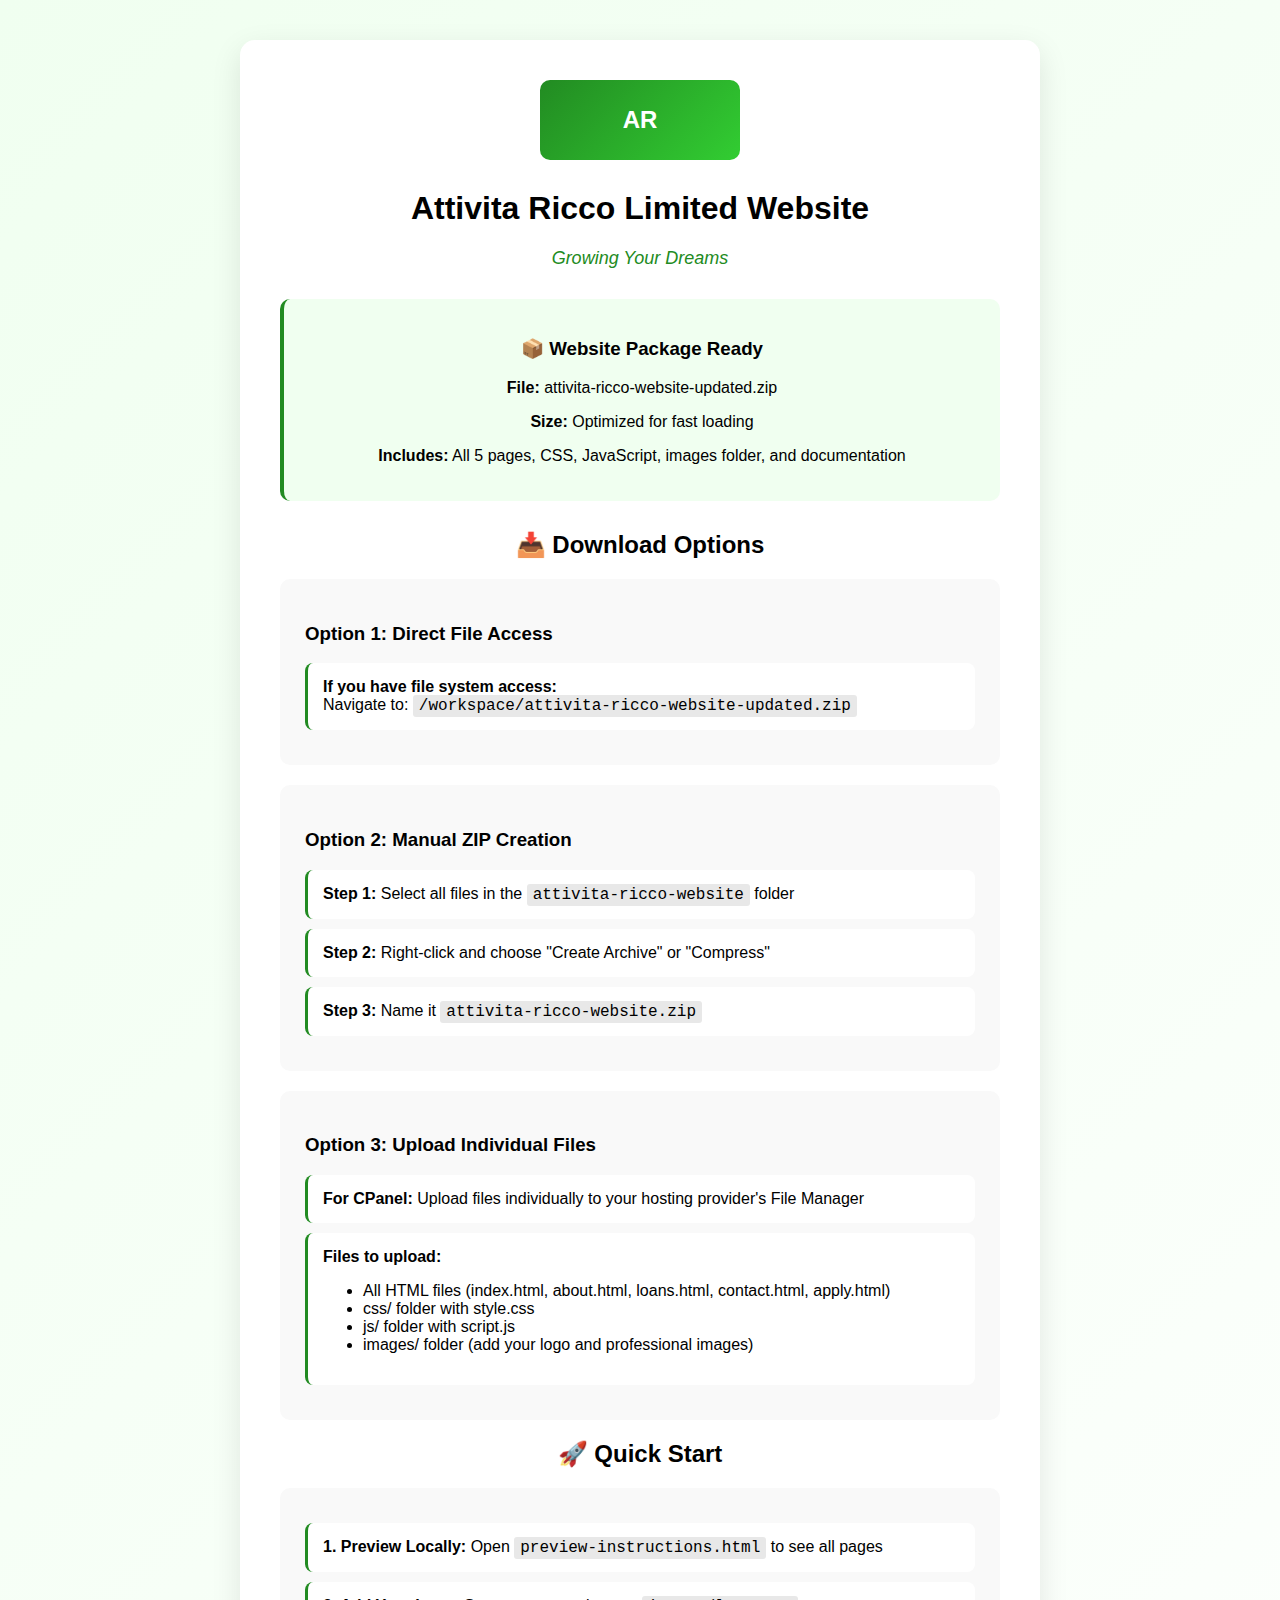
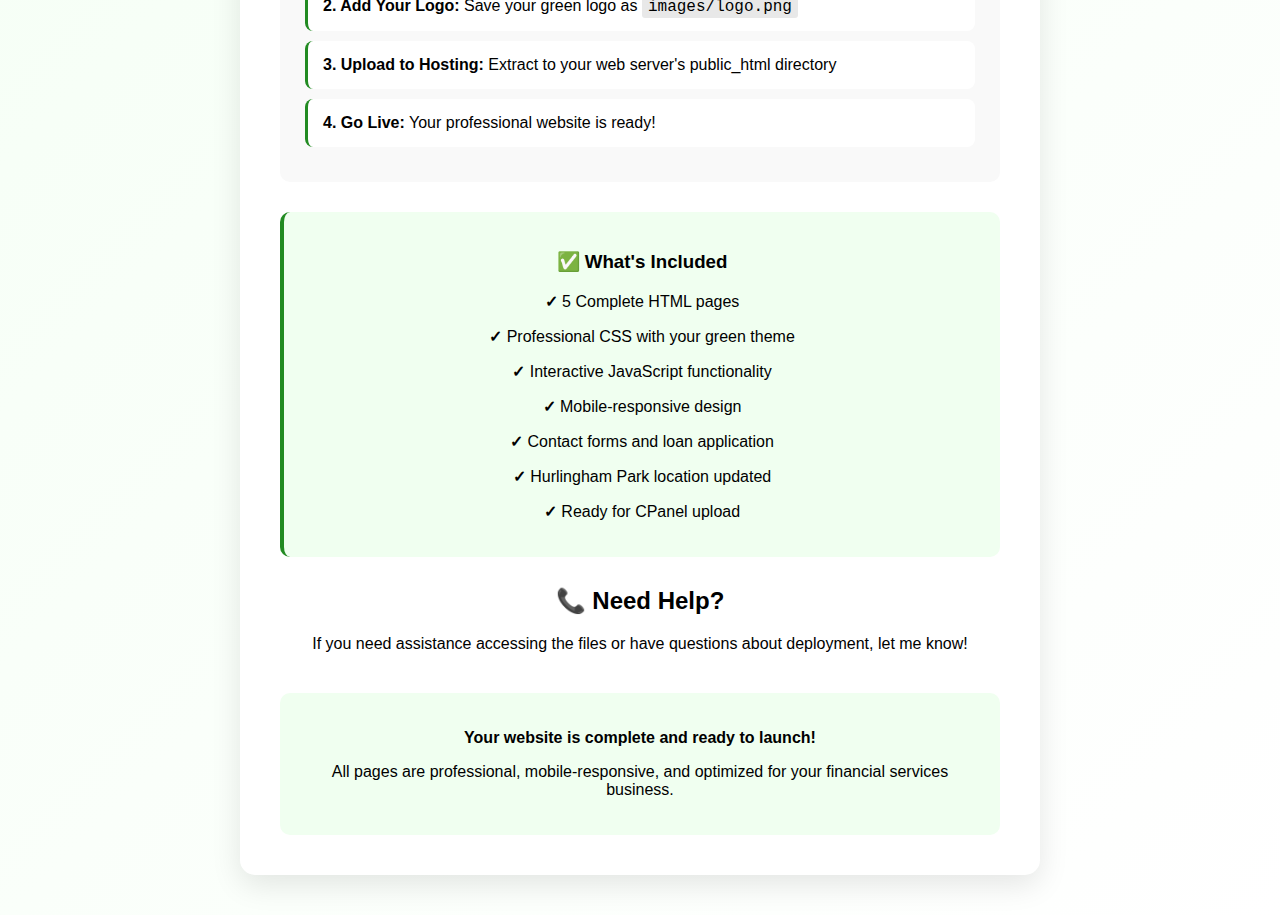
<file: attivita-ricco-website/download-website.html>
<!DOCTYPE html>
<html lang="en">
<head>
    <meta charset="UTF-8">
    <meta name="viewport" content="width=device-width, initial-scale=1.0">
    <title>Download Attivita Ricco Website</title>
    <style>
        body {
            font-family: 'Segoe UI', Tahoma, Geneva, Verdana, sans-serif;
            max-width: 800px;
            margin: 0 auto;
            padding: 40px 20px;
            background: linear-gradient(135deg, #f0fff0 0%, #ffffff 100%);
        }
        .download-container {
            background: white;
            padding: 40px;
            border-radius: 15px;
            box-shadow: 0 10px 30px rgba(0,0,0,0.1);
            text-align: center;
        }
        .logo-placeholder {
            width: 200px;
            height: 80px;
            background: linear-gradient(135deg, #228B22, #32CD32);
            margin: 0 auto 30px;
            border-radius: 10px;
            display: flex;
            align-items: center;
            justify-content: center;
            color: white;
            font-weight: bold;
            font-size: 24px;
        }
        .download-btn {
            display: inline-block;
            background: linear-gradient(135deg, #228B22, #32CD32);
            color: white;
            padding: 20px 40px;
            text-decoration: none;
            border-radius: 50px;
            font-weight: 600;
            font-size: 18px;
            margin: 20px 10px;
            transition: all 0.3s ease;
            box-shadow: 0 5px 15px rgba(34, 139, 34, 0.3);
        }
        .download-btn:hover {
            background: linear-gradient(135deg, #006400, #228B22);
            transform: translateY(-3px);
            box-shadow: 0 8px 25px rgba(34, 139, 34, 0.4);
        }
        .file-info {
            background: #f0fff0;
            padding: 20px;
            border-radius: 10px;
            margin: 30px 0;
            border-left: 4px solid #228B22;
        }
        .instructions {
            text-align: left;
            background: #f9f9f9;
            padding: 25px;
            border-radius: 10px;
            margin: 20px 0;
        }
        .step {
            background: white;
            padding: 15px;
            margin: 10px 0;
            border-radius: 8px;
            border-left: 3px solid #228B22;
        }
        code {
            background: #e8e8e8;
            padding: 2px 6px;
            border-radius: 3px;
            font-family: 'Courier New', monospace;
        }
    </style>
</head>
<body>
    <div class="download-container">
        <div class="logo-placeholder">AR</div>
        <h1>Attivita Ricco Limited Website</h1>
        <p style="color: #228B22; font-style: italic; font-size: 18px;">Growing Your Dreams</p>
        
        <div class="file-info">
            <h3>📦 Website Package Ready</h3>
            <p><strong>File:</strong> attivita-ricco-website-updated.zip</p>
            <p><strong>Size:</strong> Optimized for fast loading</p>
            <p><strong>Includes:</strong> All 5 pages, CSS, JavaScript, images folder, and documentation</p>
        </div>

        <h2>📥 Download Options</h2>
        
        <div class="instructions">
            <h3>Option 1: Direct File Access</h3>
            <div class="step">
                <strong>If you have file system access:</strong><br>
                Navigate to: <code>/workspace/attivita-ricco-website-updated.zip</code>
            </div>
        </div>

        <div class="instructions">
            <h3>Option 2: Manual ZIP Creation</h3>
            <div class="step">
                <strong>Step 1:</strong> Select all files in the <code>attivita-ricco-website</code> folder
            </div>
            <div class="step">
                <strong>Step 2:</strong> Right-click and choose "Create Archive" or "Compress"
            </div>
            <div class="step">
                <strong>Step 3:</strong> Name it <code>attivita-ricco-website.zip</code>
            </div>
        </div>

        <div class="instructions">
            <h3>Option 3: Upload Individual Files</h3>
            <div class="step">
                <strong>For CPanel:</strong> Upload files individually to your hosting provider's File Manager
            </div>
            <div class="step">
                <strong>Files to upload:</strong>
                <ul>
                    <li>All HTML files (index.html, about.html, loans.html, contact.html, apply.html)</li>
                    <li>css/ folder with style.css</li>
                    <li>js/ folder with script.js</li>
                    <li>images/ folder (add your logo and professional images)</li>
                </ul>
            </div>
        </div>

        <h2>🚀 Quick Start</h2>
        <div class="instructions">
            <div class="step">
                <strong>1. Preview Locally:</strong> Open <code>preview-instructions.html</code> to see all pages
            </div>
            <div class="step">
                <strong>2. Add Your Logo:</strong> Save your green logo as <code>images/logo.png</code>
            </div>
            <div class="step">
                <strong>3. Upload to Hosting:</strong> Extract to your web server's public_html directory
            </div>
            <div class="step">
                <strong>4. Go Live:</strong> Your professional website is ready!
            </div>
        </div>

        <div class="file-info">
            <h3>✅ What's Included</h3>
            <p><strong>✓</strong> 5 Complete HTML pages</p>
            <p><strong>✓</strong> Professional CSS with your green theme</p>
            <p><strong>✓</strong> Interactive JavaScript functionality</p>
            <p><strong>✓</strong> Mobile-responsive design</p>
            <p><strong>✓</strong> Contact forms and loan application</p>
            <p><strong>✓</strong> Hurlingham Park location updated</p>
            <p><strong>✓</strong> Ready for CPanel upload</p>
        </div>

        <h2>📞 Need Help?</h2>
        <p>If you need assistance accessing the files or have questions about deployment, let me know!</p>
        
        <div style="margin-top: 40px; padding: 20px; background: #f0fff0; border-radius: 10px;">
            <p><strong>Your website is complete and ready to launch!</strong></p>
            <p>All pages are professional, mobile-responsive, and optimized for your financial services business.</p>
        </div>
    </div>

    <script>
        // Show file download info
        document.addEventListener('DOMContentLoaded', function() {
            console.log('Attivita Ricco website files ready for download!');
            console.log('Location: /workspace/attivita-ricco-website-updated.zip');
        });

        // Copy file path to clipboard
        function copyPath() {
            navigator.clipboard.writeText('/workspace/attivita-ricco-website-updated.zip').then(function() {
                alert('File path copied to clipboard!');
            });
        }
    </script>
</body>
</html>
</file>
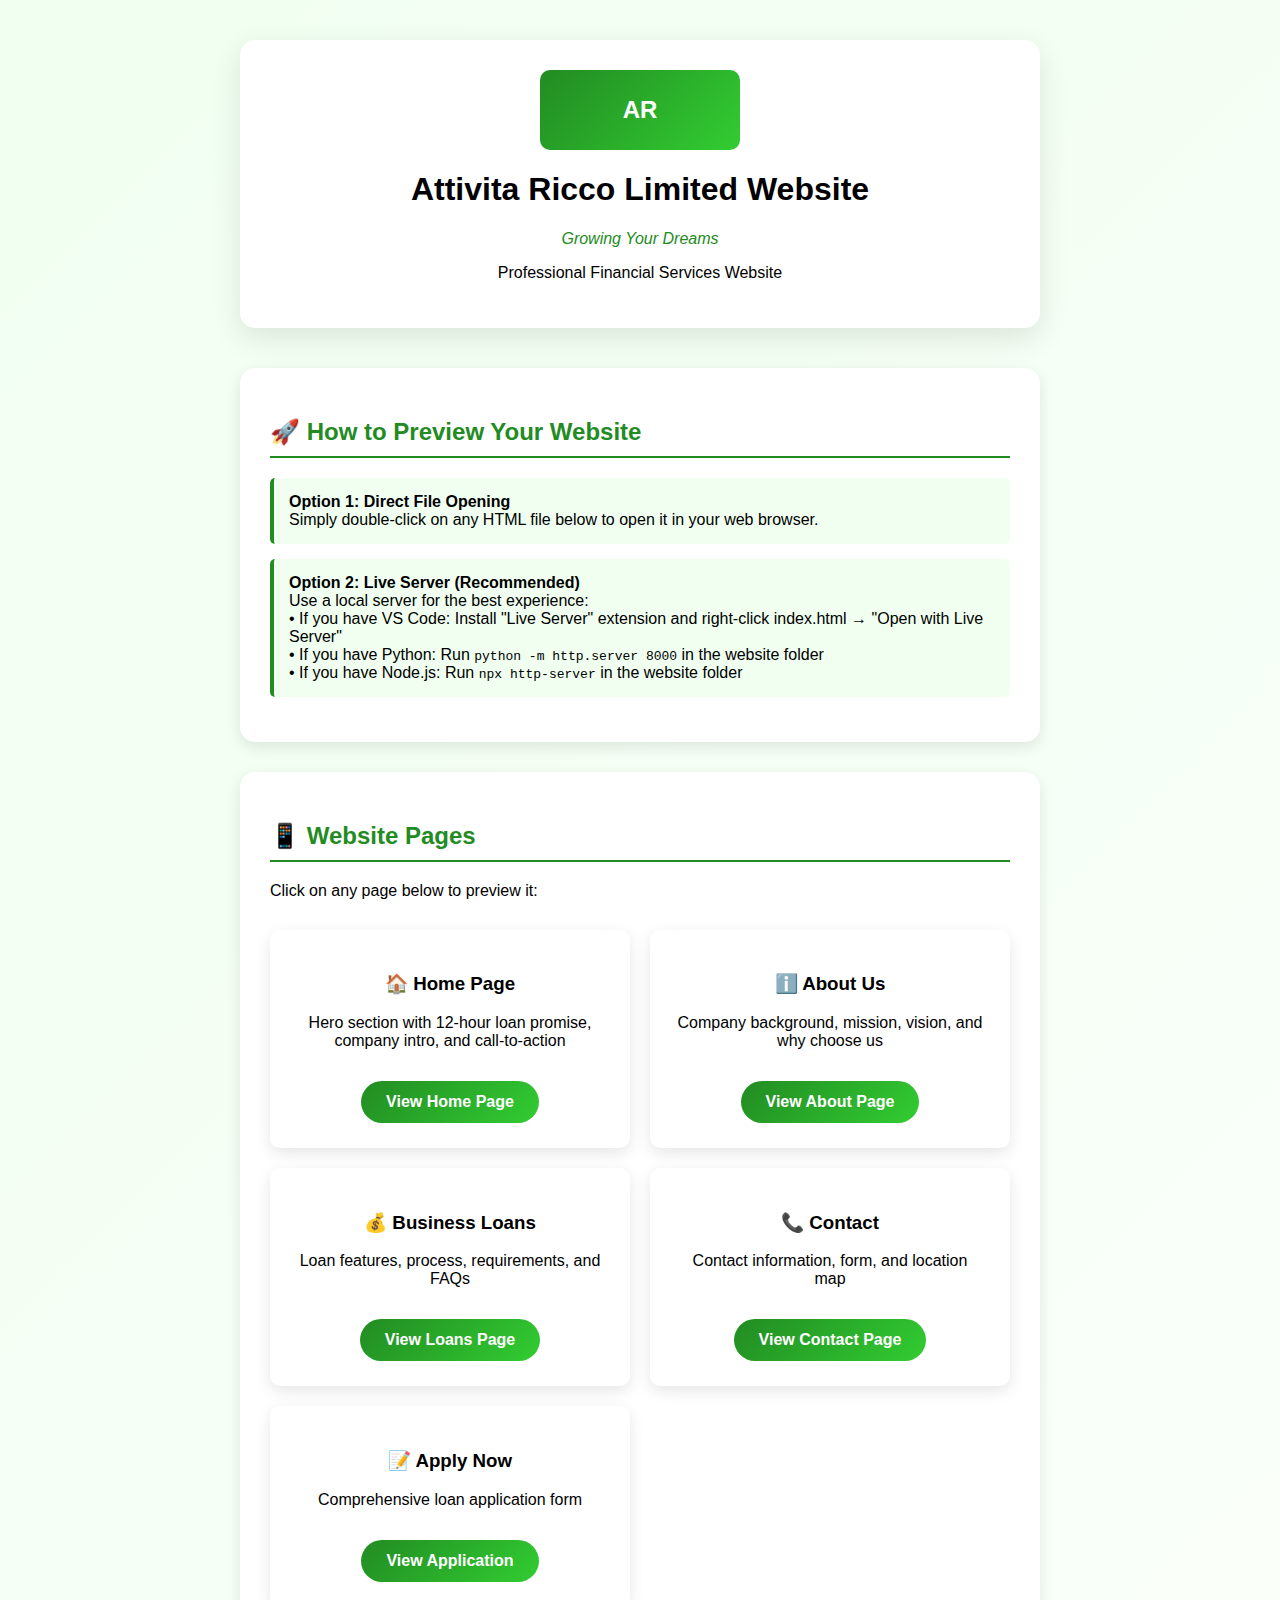
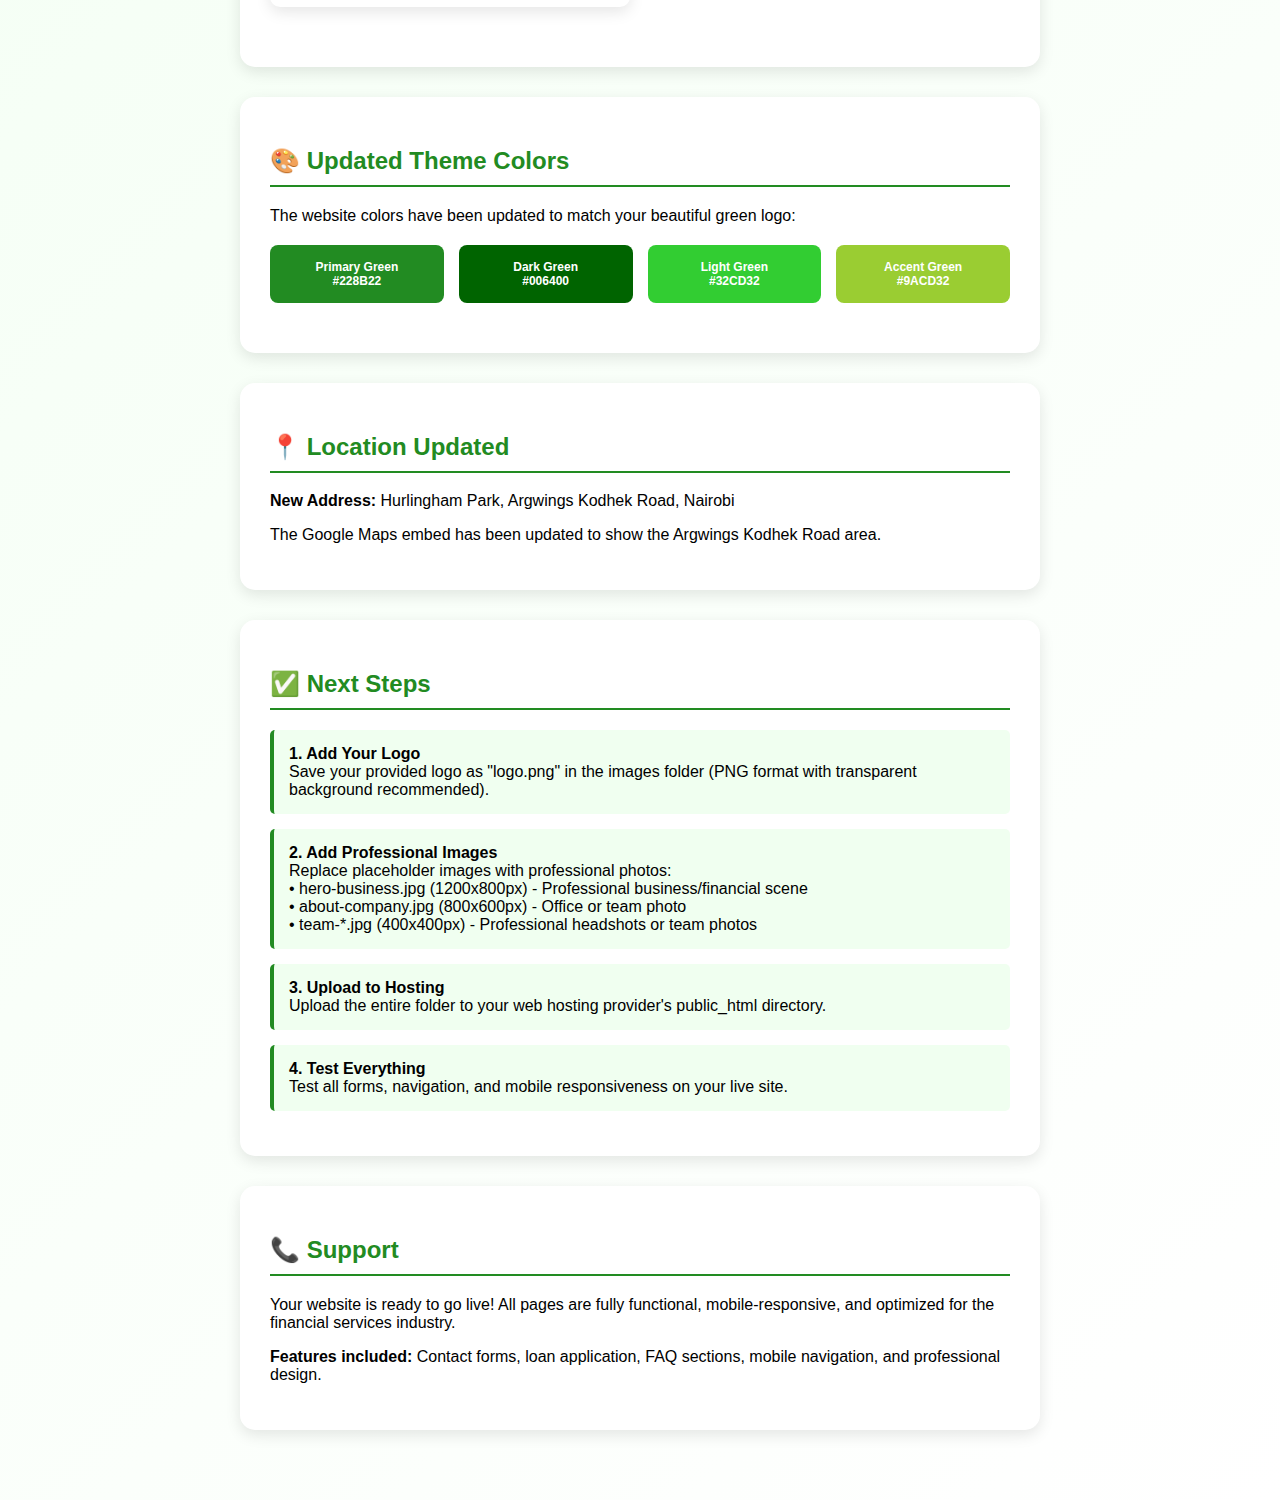
<file: attivita-ricco-website/preview-instructions.html>
<!DOCTYPE html>
<html lang="en">
<head>
    <meta charset="UTF-8">
    <meta name="viewport" content="width=device-width, initial-scale=1.0">
    <title>Attivita Ricco Website Preview</title>
    <style>
        body {
            font-family: 'Segoe UI', Tahoma, Geneva, Verdana, sans-serif;
            max-width: 800px;
            margin: 0 auto;
            padding: 40px 20px;
            background: linear-gradient(135deg, #f0fff0 0%, #ffffff 100%);
        }
        .header {
            text-align: center;
            margin-bottom: 40px;
            padding: 30px;
            background: white;
            border-radius: 15px;
            box-shadow: 0 10px 30px rgba(0,0,0,0.1);
        }
        .logo-placeholder {
            width: 200px;
            height: 80px;
            background: linear-gradient(135deg, #228B22, #32CD32);
            margin: 0 auto 20px;
            border-radius: 10px;
            display: flex;
            align-items: center;
            justify-content: center;
            color: white;
            font-weight: bold;
            font-size: 24px;
        }
        .tagline {
            color: #228B22;
            font-style: italic;
            margin-top: 10px;
        }
        .pages-grid {
            display: grid;
            grid-template-columns: repeat(auto-fit, minmax(250px, 1fr));
            gap: 20px;
            margin: 30px 0;
        }
        .page-card {
            background: white;
            padding: 25px;
            border-radius: 10px;
            box-shadow: 0 5px 15px rgba(0,0,0,0.1);
            text-align: center;
            transition: transform 0.3s ease;
        }
        .page-card:hover {
            transform: translateY(-5px);
        }
        .page-link {
            display: inline-block;
            background: linear-gradient(135deg, #228B22, #32CD32);
            color: white;
            padding: 12px 25px;
            text-decoration: none;
            border-radius: 25px;
            font-weight: 600;
            margin-top: 15px;
            transition: all 0.3s ease;
        }
        .page-link:hover {
            background: linear-gradient(135deg, #006400, #228B22);
            transform: translateY(-2px);
        }
        .setup-section {
            background: white;
            padding: 30px;
            border-radius: 15px;
            margin: 30px 0;
            box-shadow: 0 5px 15px rgba(0,0,0,0.1);
        }
        .setup-section h2 {
            color: #228B22;
            border-bottom: 2px solid #228B22;
            padding-bottom: 10px;
        }
        .step {
            background: #f0fff0;
            padding: 15px;
            margin: 15px 0;
            border-left: 4px solid #228B22;
            border-radius: 5px;
        }
        .colors {
            display: grid;
            grid-template-columns: repeat(auto-fit, minmax(120px, 1fr));
            gap: 15px;
            margin: 20px 0;
        }
        .color-box {
            text-align: center;
            padding: 15px;
            border-radius: 8px;
            color: white;
            font-weight: bold;
            font-size: 12px;
        }
    </style>
</head>
<body>
    <div class="header">
        <div class="logo-placeholder">AR</div>
        <h1>Attivita Ricco Limited Website</h1>
        <p class="tagline">Growing Your Dreams</p>
        <p>Professional Financial Services Website</p>
    </div>

    <div class="setup-section">
        <h2>🚀 How to Preview Your Website</h2>
        
        <div class="step">
            <strong>Option 1: Direct File Opening</strong><br>
            Simply double-click on any HTML file below to open it in your web browser.
        </div>
        
        <div class="step">
            <strong>Option 2: Live Server (Recommended)</strong><br>
            Use a local server for the best experience:
            <br>• If you have VS Code: Install "Live Server" extension and right-click index.html → "Open with Live Server"
            <br>• If you have Python: Run <code>python -m http.server 8000</code> in the website folder
            <br>• If you have Node.js: Run <code>npx http-server</code> in the website folder
        </div>
    </div>

    <div class="setup-section">
        <h2>📱 Website Pages</h2>
        <p>Click on any page below to preview it:</p>
        
        <div class="pages-grid">
            <div class="page-card">
                <h3>🏠 Home Page</h3>
                <p>Hero section with 12-hour loan promise, company intro, and call-to-action</p>
                <a href="index.html" class="page-link">View Home Page</a>
            </div>
            
            <div class="page-card">
                <h3>ℹ️ About Us</h3>
                <p>Company background, mission, vision, and why choose us</p>
                <a href="about.html" class="page-link">View About Page</a>
            </div>
            
            <div class="page-card">
                <h3>💰 Business Loans</h3>
                <p>Loan features, process, requirements, and FAQs</p>
                <a href="loans.html" class="page-link">View Loans Page</a>
            </div>
            
            <div class="page-card">
                <h3>📞 Contact</h3>
                <p>Contact information, form, and location map</p>
                <a href="contact.html" class="page-link">View Contact Page</a>
            </div>
            
            <div class="page-card">
                <h3>📝 Apply Now</h3>
                <p>Comprehensive loan application form</p>
                <a href="apply.html" class="page-link">View Application</a>
            </div>
        </div>
    </div>

    <div class="setup-section">
        <h2>🎨 Updated Theme Colors</h2>
        <p>The website colors have been updated to match your beautiful green logo:</p>
        
        <div class="colors">
            <div class="color-box" style="background: #228B22">
                Primary Green<br>#228B22
            </div>
            <div class="color-box" style="background: #006400">
                Dark Green<br>#006400
            </div>
            <div class="color-box" style="background: #32CD32">
                Light Green<br>#32CD32
            </div>
            <div class="color-box" style="background: #9ACD32">
                Accent Green<br>#9ACD32
            </div>
        </div>
    </div>

    <div class="setup-section">
        <h2>📍 Location Updated</h2>
        <p><strong>New Address:</strong> Hurlingham Park, Argwings Kodhek Road, Nairobi</p>
        <p>The Google Maps embed has been updated to show the Argwings Kodhek Road area.</p>
    </div>

    <div class="setup-section">
        <h2>✅ Next Steps</h2>
        
        <div class="step">
            <strong>1. Add Your Logo</strong><br>
            Save your provided logo as "logo.png" in the images folder (PNG format with transparent background recommended).
        </div>
        
        <div class="step">
            <strong>2. Add Professional Images</strong><br>
            Replace placeholder images with professional photos:
            <br>• hero-business.jpg (1200x800px) - Professional business/financial scene
            <br>• about-company.jpg (800x600px) - Office or team photo
            <br>• team-*.jpg (400x400px) - Professional headshots or team photos
        </div>
        
        <div class="step">
            <strong>3. Upload to Hosting</strong><br>
            Upload the entire folder to your web hosting provider's public_html directory.
        </div>
        
        <div class="step">
            <strong>4. Test Everything</strong><br>
            Test all forms, navigation, and mobile responsiveness on your live site.
        </div>
    </div>

    <div class="setup-section">
        <h2>📞 Support</h2>
        <p>Your website is ready to go live! All pages are fully functional, mobile-responsive, and optimized for the financial services industry.</p>
        <p><strong>Features included:</strong> Contact forms, loan application, FAQ sections, mobile navigation, and professional design.</p>
    </div>
</body>
</html>
</file>
